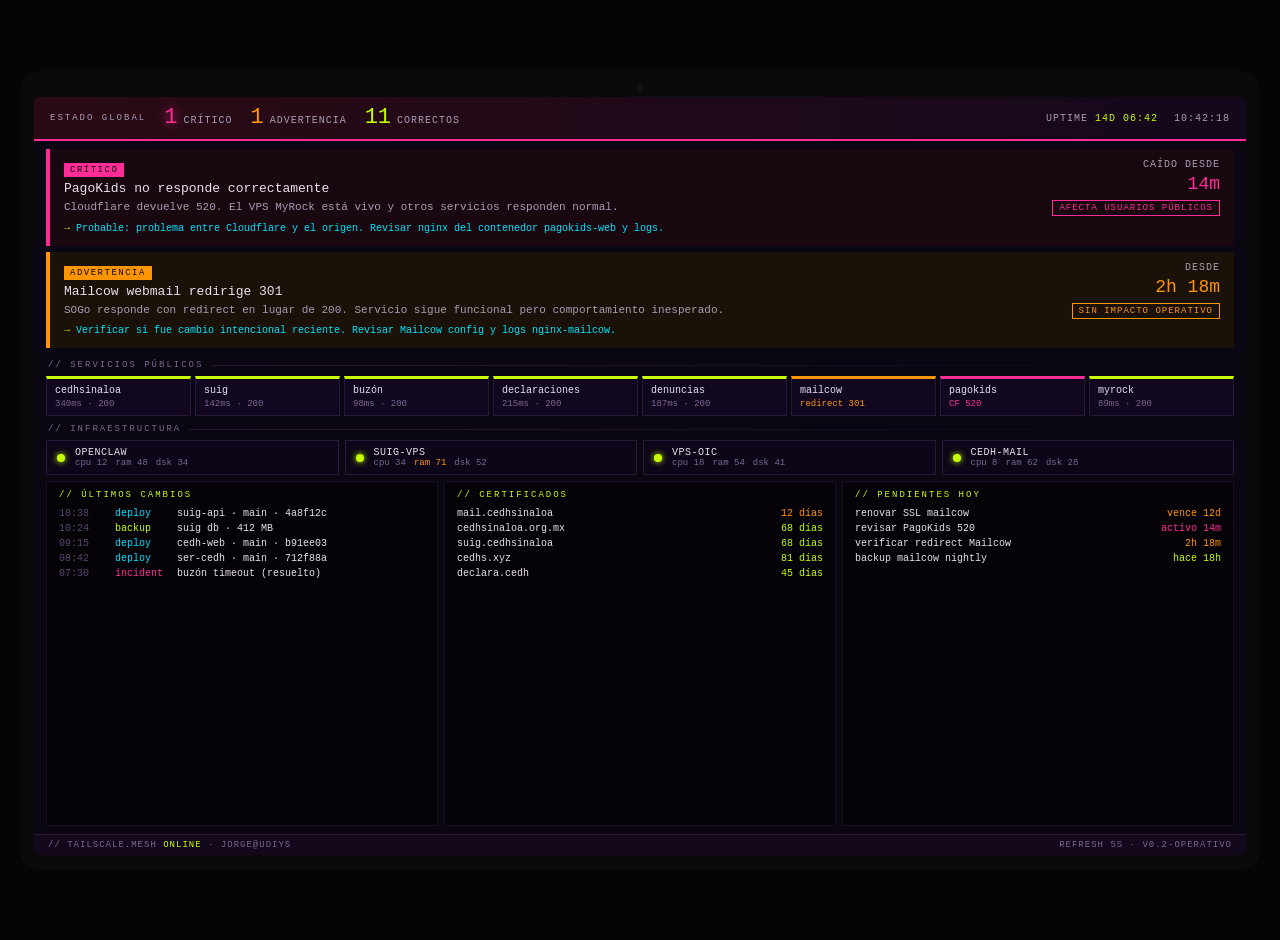
<file: frontend/dashboardv2.html>
<!DOCTYPE html>
<html lang="es">
<head>
<meta charset="UTF-8">
<title>CEDH NOC v2 — operativo</title>
<style>
body { margin: 0; padding: 20px; background: #050505; font-family: 'JetBrains Mono', 'Fira Code', 'SF Mono', Monaco, monospace; min-height: 100vh; display: flex; align-items: center; justify-content: center; }
.v2-frame { background: #0a0a0a; border-radius: 18px; padding: 14px; max-width: 1280px; width: 100%; }
.v2-screen { background: #0a0612; border-radius: 6px; overflow: hidden; aspect-ratio: 16/10; display: flex; flex-direction: column; color: #e8e0ee; font-family: inherit; }
.v2-camera { width: 6px; height: 6px; background: #1a1a1a; border-radius: 50%; margin: 0 auto 6px; }

.v2-status-bar { background: linear-gradient(90deg, #2a0a14 0%, #14081c 100%); padding: 10px 16px; display: flex; justify-content: space-between; align-items: center; border-bottom: 2px solid #ff2d95; }
.v2-status-summary { display: flex; align-items: center; gap: 18px; }
.v2-summary-label { font-size: 9px; color: #a89cb4; text-transform: uppercase; letter-spacing: 2px; }
.v2-counter { display: flex; align-items: baseline; gap: 6px; font-weight: 500; }
.v2-counter .num { font-size: 22px; line-height: 1; }
.v2-counter.crit .num { color: #ff2d95; text-shadow: 0 0 12px #ff2d95; animation: v2-pulse-crit 1s infinite; }
.v2-counter.warn .num { color: #ff9500; }
.v2-counter.ok .num { color: #c6ff00; }
.v2-counter .label { font-size: 10px; color: #a89cb4; text-transform: uppercase; letter-spacing: 1px; }
@keyframes v2-pulse-crit { 0%,100% { opacity: 1; } 50% { opacity: 0.5; } }
.v2-status-meta { display: flex; gap: 16px; font-size: 10px; color: #a89cb4; text-transform: uppercase; letter-spacing: 1px; }
.v2-status-meta strong { color: #c6ff00; font-weight: 500; }

.v2-incidents { padding: 8px 12px; display: flex; flex-direction: column; gap: 6px; }
.v2-incident { background: #1a0810; border-left: 4px solid #ff2d95; padding: 10px 14px; display: grid; grid-template-columns: 1fr auto; gap: 14px; }
.v2-incident.warn { background: #1a1208; border-left-color: #ff9500; }
.v2-inc-tag { display: inline-block; background: #ff2d95; color: #0a0612; font-size: 9px; font-weight: 500; padding: 2px 6px; letter-spacing: 1.5px; text-transform: uppercase; margin-bottom: 4px; }
.v2-incident.warn .v2-inc-tag { background: #ff9500; }
.v2-inc-title { font-size: 13px; font-weight: 500; color: #e8e0ee; margin: 0 0 4px; }
.v2-inc-desc { font-size: 11px; color: #a89cb4; margin: 0 0 6px; line-height: 1.4; }
.v2-inc-diag { font-size: 10px; color: #00e5ff; margin: 0; line-height: 1.4; }
.v2-inc-diag::before { content: "→ "; color: #c6ff00; font-weight: 500; }
.v2-inc-right { text-align: right; display: flex; flex-direction: column; gap: 4px; align-items: flex-end; min-width: 140px; }
.v2-inc-since { font-size: 10px; color: #a89cb4; text-transform: uppercase; letter-spacing: 1px; }
.v2-inc-duration { font-size: 18px; font-weight: 500; color: #ff2d95; font-variant-numeric: tabular-nums; }
.v2-incident.warn .v2-inc-duration { color: #ff9500; }
.v2-inc-impact { font-size: 9px; color: #ff2d95; text-transform: uppercase; letter-spacing: 1px; padding: 2px 6px; border: 1px solid #ff2d95; margin-top: 2px; }
.v2-incident.warn .v2-inc-impact { color: #ff9500; border-color: #ff9500; }

.v2-section-title { font-size: 9px; color: #7a6890; text-transform: uppercase; letter-spacing: 2px; padding: 0 14px; margin: 4px 0 6px; display: flex; align-items: center; gap: 8px; }
.v2-section-title::after { content: ""; flex: 1; height: 1px; background: linear-gradient(90deg, #2a1838 0%, transparent 100%); }

.v2-services-strip { padding: 0 12px; display: grid; grid-template-columns: repeat(8, 1fr); gap: 4px; margin-bottom: 4px; }
.v2-svc { background: #110820; border: 1px solid #2a1838; padding: 6px 8px; display: flex; flex-direction: column; gap: 3px; border-top: 3px solid #c6ff00; }
.v2-svc.warn { border-top-color: #ff9500; }
.v2-svc.crit { border-top-color: #ff2d95; }
.v2-svc-name { font-size: 10px; color: #e8e0ee; font-weight: 500; white-space: nowrap; overflow: hidden; text-overflow: ellipsis; }
.v2-svc-meta { font-size: 9px; color: #7a6890; font-variant-numeric: tabular-nums; }
.v2-svc.crit .v2-svc-meta { color: #ff2d95; }
.v2-svc.warn .v2-svc-meta { color: #ff9500; }

.v2-infra { padding: 0 12px; display: grid; grid-template-columns: repeat(4, 1fr); gap: 6px; margin-bottom: 6px; }
.v2-vps { background: #0d0518; border: 1px solid #2a1838; padding: 6px 10px; display: flex; align-items: center; gap: 10px; }
.v2-vps-status { width: 8px; height: 8px; border-radius: 50%; background: #c6ff00; box-shadow: 0 0 6px #c6ff00; flex-shrink: 0; }
.v2-vps-info { flex: 1; min-width: 0; }
.v2-vps-name { font-size: 10px; color: #e8e0ee; text-transform: uppercase; letter-spacing: 0.5px; font-weight: 500; }
.v2-vps-stats { font-size: 9px; color: #7a6890; font-variant-numeric: tabular-nums; display: flex; gap: 8px; }
.v2-vps-stat-warn { color: #ff9500; }

.v2-bottom { padding: 0 12px 8px; display: grid; grid-template-columns: 1fr 1fr 1fr; gap: 6px; flex: 1; min-height: 0; }
.v2-panel { background: #050208; border: 1px solid #1a0d28; padding: 8px 12px; overflow: hidden; }
.v2-panel-title { font-size: 9px; color: #c6ff00; text-transform: uppercase; letter-spacing: 2px; margin: 0 0 6px; font-weight: 500; }
.v2-line { font-size: 10px; padding: 2px 0; display: flex; justify-content: space-between; gap: 8px; font-variant-numeric: tabular-nums; }
.v2-line-key { color: #e8e0ee; }
.v2-line-val { color: #7a6890; }
.v2-line-val.warn { color: #ff9500; }
.v2-line-val.crit { color: #ff2d95; }
.v2-line-val.ok { color: #c6ff00; }
.v2-line-time { color: #5a4870; min-width: 50px; }
.v2-log-line { font-size: 10px; padding: 2px 0; display: flex; gap: 6px; color: #e8e0ee; }
.v2-log-tag { min-width: 56px; }
.v2-log-tag.err { color: #ff2d95; }
.v2-log-tag.ok { color: #c6ff00; }
.v2-log-tag.info { color: #00e5ff; }

.v2-footer { background: #14081c; padding: 5px 14px; display: flex; justify-content: space-between; font-size: 9px; color: #7a6890; text-transform: uppercase; letter-spacing: 1px; border-top: 1px solid #2a1838; }
.v2-footer strong { color: #c6ff00; font-weight: 500; }
.bezel-bottom { text-align: center; margin-top: 8px; font-size: 10px; color: #333; letter-spacing: 2px; }
</style>
</head>
<body>
<div class="v2-frame">
  <div class="v2-camera"></div>
  <div class="v2-screen">
    <div class="v2-status-bar">
      <div class="v2-status-summary">
        <span class="v2-summary-label">ESTADO GLOBAL</span>
        <div class="v2-counter crit"><span class="num">1</span><span class="label">crítico</span></div>
        <div class="v2-counter warn"><span class="num">1</span><span class="label">advertencia</span></div>
        <div class="v2-counter ok"><span class="num">11</span><span class="label">correctos</span></div>
      </div>
      <div class="v2-status-meta">
        <span>uptime <strong>14d 06:42</strong></span>
        <span>10:42:18</span>
      </div>
    </div>

    <div class="v2-incidents">
      <div class="v2-incident">
        <div>
          <span class="v2-inc-tag">CRÍTICO</span>
          <p class="v2-inc-title">PagoKids no responde correctamente</p>
          <p class="v2-inc-desc">Cloudflare devuelve 520. El VPS MyRock está vivo y otros servicios responden normal.</p>
          <p class="v2-inc-diag">Probable: problema entre Cloudflare y el origen. Revisar nginx del contenedor pagokids-web y logs.</p>
        </div>
        <div class="v2-inc-right">
          <span class="v2-inc-since">caído desde</span>
          <span class="v2-inc-duration">14m</span>
          <span class="v2-inc-impact">Afecta usuarios públicos</span>
        </div>
      </div>
      <div class="v2-incident warn">
        <div>
          <span class="v2-inc-tag">ADVERTENCIA</span>
          <p class="v2-inc-title">Mailcow webmail redirige 301</p>
          <p class="v2-inc-desc">SOGo responde con redirect en lugar de 200. Servicio sigue funcional pero comportamiento inesperado.</p>
          <p class="v2-inc-diag">Verificar si fue cambio intencional reciente. Revisar Mailcow config y logs nginx-mailcow.</p>
        </div>
        <div class="v2-inc-right">
          <span class="v2-inc-since">desde</span>
          <span class="v2-inc-duration">2h 18m</span>
          <span class="v2-inc-impact">Sin impacto operativo</span>
        </div>
      </div>
    </div>

    <div class="v2-section-title">// servicios públicos</div>
    <div class="v2-services-strip">
      <div class="v2-svc"><div class="v2-svc-name">cedhsinaloa</div><div class="v2-svc-meta">340ms · 200</div></div>
      <div class="v2-svc"><div class="v2-svc-name">suig</div><div class="v2-svc-meta">142ms · 200</div></div>
      <div class="v2-svc"><div class="v2-svc-name">buzón</div><div class="v2-svc-meta">98ms · 200</div></div>
      <div class="v2-svc"><div class="v2-svc-name">declaraciones</div><div class="v2-svc-meta">215ms · 200</div></div>
      <div class="v2-svc"><div class="v2-svc-name">denuncias</div><div class="v2-svc-meta">187ms · 200</div></div>
      <div class="v2-svc warn"><div class="v2-svc-name">mailcow</div><div class="v2-svc-meta">redirect 301</div></div>
      <div class="v2-svc crit"><div class="v2-svc-name">pagokids</div><div class="v2-svc-meta">CF 520</div></div>
      <div class="v2-svc"><div class="v2-svc-name">myrock</div><div class="v2-svc-meta">89ms · 200</div></div>
    </div>

    <div class="v2-section-title">// infraestructura</div>
    <div class="v2-infra">
      <div class="v2-vps"><span class="v2-vps-status"></span><div class="v2-vps-info"><div class="v2-vps-name">openclaw</div><div class="v2-vps-stats"><span>cpu 12</span><span>ram 48</span><span>dsk 34</span></div></div></div>
      <div class="v2-vps"><span class="v2-vps-status"></span><div class="v2-vps-info"><div class="v2-vps-name">suig-vps</div><div class="v2-vps-stats"><span>cpu 34</span><span class="v2-vps-stat-warn">ram 71</span><span>dsk 52</span></div></div></div>
      <div class="v2-vps"><span class="v2-vps-status"></span><div class="v2-vps-info"><div class="v2-vps-name">vps-oic</div><div class="v2-vps-stats"><span>cpu 18</span><span>ram 54</span><span>dsk 41</span></div></div></div>
      <div class="v2-vps"><span class="v2-vps-status"></span><div class="v2-vps-info"><div class="v2-vps-name">cedh-mail</div><div class="v2-vps-stats"><span>cpu 8</span><span>ram 62</span><span>dsk 28</span></div></div></div>
    </div>

    <div class="v2-bottom">
      <div class="v2-panel">
        <p class="v2-panel-title">// últimos cambios</p>
        <div class="v2-log-line"><span class="v2-line-time">10:38</span><span class="v2-log-tag info">deploy</span><span>suig-api · main · 4a8f12c</span></div>
        <div class="v2-log-line"><span class="v2-line-time">10:24</span><span class="v2-log-tag ok">backup</span><span>suig db · 412 MB</span></div>
        <div class="v2-log-line"><span class="v2-line-time">09:15</span><span class="v2-log-tag info">deploy</span><span>cedh-web · main · b91ee03</span></div>
        <div class="v2-log-line"><span class="v2-line-time">08:42</span><span class="v2-log-tag info">deploy</span><span>ser-cedh · main · 712f88a</span></div>
        <div class="v2-log-line"><span class="v2-line-time">07:30</span><span class="v2-log-tag err">incident</span><span>buzón timeout (resuelto)</span></div>
      </div>
      <div class="v2-panel">
        <p class="v2-panel-title">// certificados</p>
        <div class="v2-line"><span class="v2-line-key">mail.cedhsinaloa</span><span class="v2-line-val warn">12 días</span></div>
        <div class="v2-line"><span class="v2-line-key">cedhsinaloa.org.mx</span><span class="v2-line-val ok">68 días</span></div>
        <div class="v2-line"><span class="v2-line-key">suig.cedhsinaloa</span><span class="v2-line-val ok">68 días</span></div>
        <div class="v2-line"><span class="v2-line-key">cedhs.xyz</span><span class="v2-line-val ok">81 días</span></div>
        <div class="v2-line"><span class="v2-line-key">declara.cedh</span><span class="v2-line-val ok">45 días</span></div>
      </div>
      <div class="v2-panel">
        <p class="v2-panel-title">// pendientes hoy</p>
        <div class="v2-line"><span class="v2-line-key">renovar SSL mailcow</span><span class="v2-line-val warn">vence 12d</span></div>
        <div class="v2-line"><span class="v2-line-key">revisar PagoKids 520</span><span class="v2-line-val crit">activo 14m</span></div>
        <div class="v2-line"><span class="v2-line-key">verificar redirect Mailcow</span><span class="v2-line-val warn">2h 18m</span></div>
        <div class="v2-line"><span class="v2-line-key">backup mailcow nightly</span><span class="v2-line-val ok">hace 18h</span></div>
      </div>
    </div>

    <div class="v2-footer">
      <span>// tailscale.mesh <strong>ONLINE</strong> · jorge@udiys</span>
      <span>refresh 5s · v0.2-operativo</span>
    </div>
  </div>
</div>
</body>
</html>
</file>
